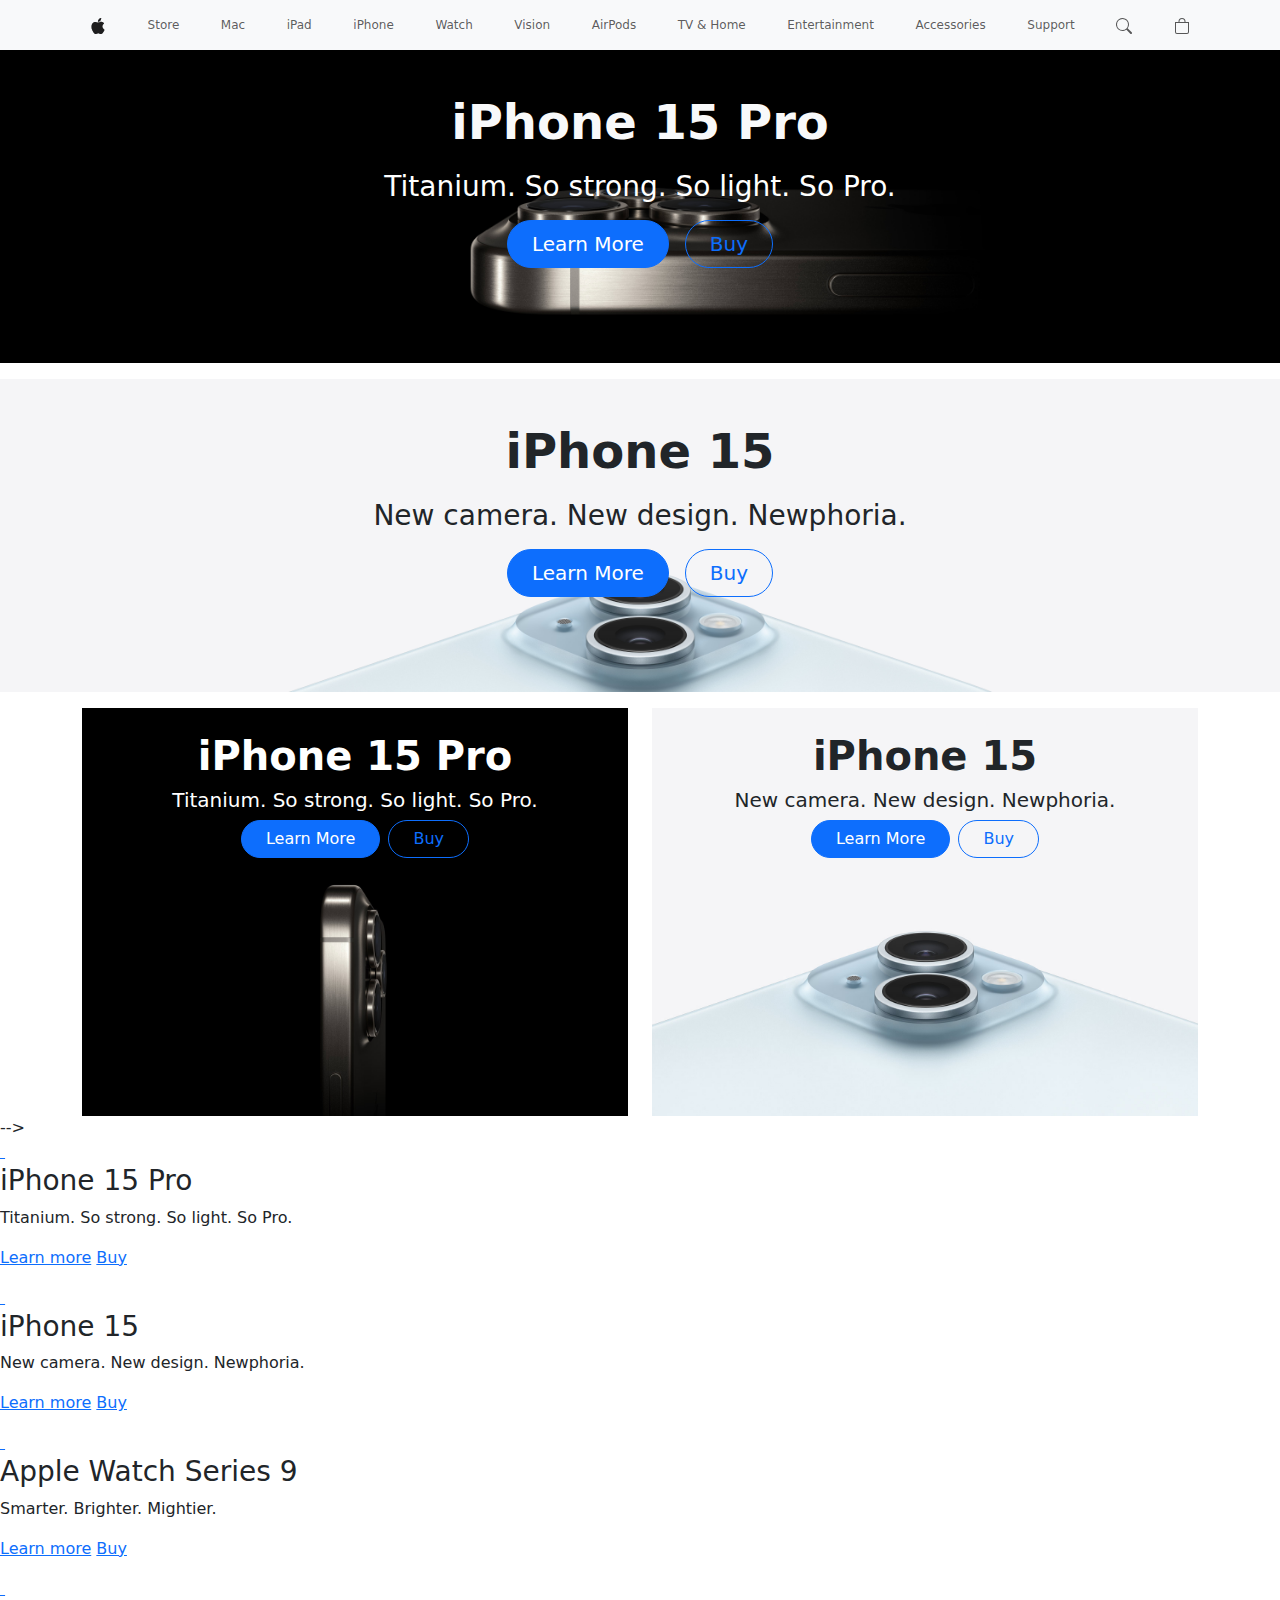
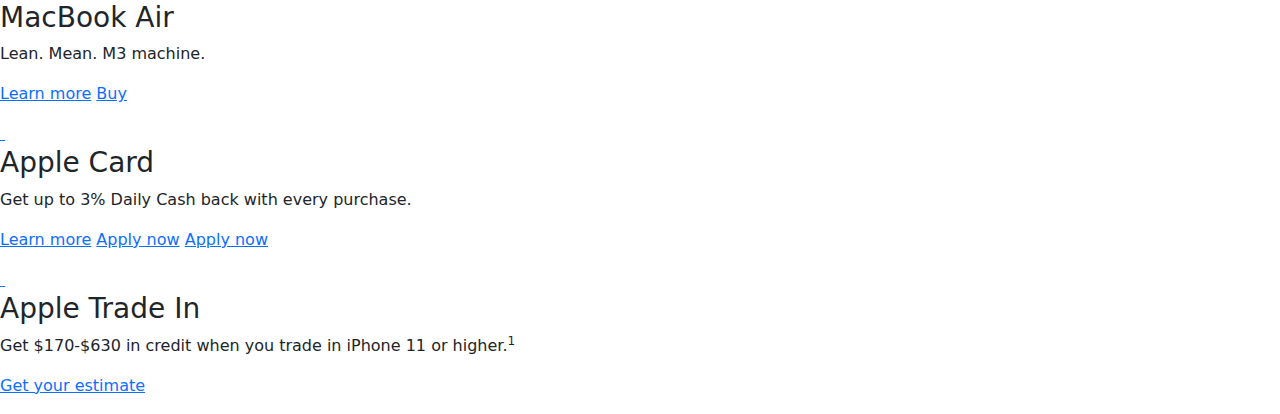
<file: Desktop/rornbunthong-apple-clone-main/index.html>
<!DOCTYPE html>
<html lang="en">

<head>
    <meta charset="UTF-8">
    <meta name="viewport" content="width=device-width, initial-scale=1.0">
    <title>Apple</title>
    <!-- CSS link -->
    <link rel="stylesheet" href="style.css">

    <!-- fontawesome icon -->
    <link rel="stylesheet" href="https://cdnjs.cloudflare.com/ajax/libs/font-awesome/6.5.2/css/all.min.css">
    <!--Officail Bootstrap Link -->
    <link href="https://cdn.jsdelivr.net/npm/bootstrap@5.3.3/dist/css/bootstrap.min.css" rel="stylesheet"
        integrity="sha384-QWTKZyjpPEjISv5WaRU9OFeRpok6YctnYmDr5pNlyT2bRjXh0JMhjY6hW+ALEwIH" crossorigin="anonymous">
</head>

<body>
    <!-- navbar -->
    <nav class="z-3 navbar navbar-light navbar-expand-md navbar-expand-lg bg-light sticky-top "
        style="font-weight: 400; font-size: 12px;">
        <div class="container">
            <button data-bs-toggle="collapse" class="navbar-toggler" data-target="#navcol-1">
                <span class="sr-only">Toggle navigation</span>
                <span class="navbar-toggler-icon"></span>
            </button>
            <div class="collapse navbar-collapse" id="navcol-1">
                <ul class="nav navbar-nav flex-grow-1 justify-content-between">
                    <li class="nav-item" role="presentation"><a class="nav-link" href="#">
                            <svg xmlns="http://www.w3.org/2000/svg" width="16" height="16" fill="currentColor"
                                class="bi bi-apple" viewBox="0 0 16 16">
                                <path
                                    d="M11.182.008C11.148-.03 9.923.023 8.857 1.18c-1.066 1.156-.902 2.482-.878 2.516s1.52.087 2.475-1.258.762-2.391.728-2.43m3.314 11.733c-.048-.096-2.325-1.234-2.113-3.422s1.675-2.789 1.698-2.854-.597-.79-1.254-1.157a3.7 3.7 0 0 0-1.563-.434c-.108-.003-.483-.095-1.254.116-.508.139-1.653.589-1.968.607-.316.018-1.256-.522-2.267-.665-.647-.125-1.333.131-1.824.328-.49.196-1.422.754-2.074 2.237-.652 1.482-.311 3.83-.067 4.56s.625 1.924 1.273 2.796c.576.984 1.34 1.667 1.659 1.899s1.219.386 1.843.067c.502-.308 1.408-.485 1.766-.472.357.013 1.061.154 1.782.539.571.197 1.111.115 1.652-.105.541-.221 1.324-1.059 2.238-2.758q.52-1.185.473-1.282" />
                                <path
                                    d="M11.182.008C11.148-.03 9.923.023 8.857 1.18c-1.066 1.156-.902 2.482-.878 2.516s1.52.087 2.475-1.258.762-2.391.728-2.43m3.314 11.733c-.048-.096-2.325-1.234-2.113-3.422s1.675-2.789 1.698-2.854-.597-.79-1.254-1.157a3.7 3.7 0 0 0-1.563-.434c-.108-.003-.483-.095-1.254.116-.508.139-1.653.589-1.968.607-.316.018-1.256-.522-2.267-.665-.647-.125-1.333.131-1.824.328-.49.196-1.422.754-2.074 2.237-.652 1.482-.311 3.83-.067 4.56s.625 1.924 1.273 2.796c.576.984 1.34 1.667 1.659 1.899s1.219.386 1.843.067c.502-.308 1.408-.485 1.766-.472.357.013 1.061.154 1.782.539.571.197 1.111.115 1.652-.105.541-.221 1.324-1.059 2.238-2.758q.52-1.185.473-1.282" />
                            </svg></a></li>
                    <li class="nav-item" role="presentation"><a class="nav-link" href="#">Store</a></li>
                    <li class="nav-item" role="presentation"><a class="nav-link" href="#">Mac</a></li>
                    <li class="nav-item" role="presentation"><a class="nav-link" href="#">iPad</a></li>
                    <li class="nav-item" role="presentation"><a class="nav-link" href="#">iPhone</a></li>
                    <li class="nav-item" role="presentation"><a class="nav-link" href="#">Watch</a></li>
                    <li class="nav-item" role="presentation"><a class="nav-link" href="#">Vision</a></li>
                    <li class="nav-item" role="presentation"><a class="nav-link" href="#">AirPods</a></li>
                    <li class="nav-item" role="presentation"><a class="nav-link" href="#">TV & Home</a></li>
                    <li class="nav-item" role="presentation"><a class="nav-link" href="#">Entertainment</a></li>
                    <li class="nav-item" role="presentation"><a class="nav-link" href="#">Accessories</a></li>
                    <li class="nav-item" role="presentation"><a class="nav-link" href="#">Support</a></li>
                    <li class="nav-item" role="presentation"><a class="nav-link" href="#">
                            <svg xmlns="http://www.w3.org/2000/svg" width="16" height="16" fill="currentColor"
                                class="bi bi-search" viewBox="0 0 16 16">
                                <path
                                    d="M11.742 10.344a6.5 6.5 0 1 0-1.397 1.398h-.001q.044.06.098.115l3.85 3.85a1 1 0 0 0 1.415-1.414l-3.85-3.85a1 1 0 0 0-.115-.1zM12 6.5a5.5 5.5 0 1 1-11 0 5.5 5.5 0 0 1 11 0" />
                            </svg></a></li>
                    <li class="nav-item" role="presentation"><a class="nav-link" href="#"><svg
                                xmlns="http://www.w3.org/2000/svg" width="16" height="16" fill="currentColor"
                                class="bi bi-bag" viewBox="0 0 16 16">
                                <path
                                    d="M8 1a2.5 2.5 0 0 1 2.5 2.5V4h-5v-.5A2.5 2.5 0 0 1 8 1m3.5 3v-.5a3.5 3.5 0 1 0-7 0V4H1v10a2 2 0 0 0 2 2h10a2 2 0 0 0 2-2V4zM2 5h12v9a1 1 0 0 1-1 1H3a1 1 0 0 1-1-1z" />
                            </svg></i></a></li>
                </ul>
            </div>
        </div>
    </nav>


    <!--start iphone 15 product -->
    <div class="z-2 d-flex flex-column gap-5 align-items-center justify-content-center position-relative mb-3">
        <img src="./image/iphone 15 pro max img/hero_iphone15pro__i70z9oz3hj2i_largetall_2x.jpg"
            class="img-fluid d-none d-xl-block" alt="iphone 15 pro max">
        <img src="./image/iphone 15 pro max img/hero_iphone15pro__i70z9oz3hj2i_largetall.jpg"
            class="img-fluid d-none d-lg-block d-xl-none" alt="iphone 15 pro max">
        <img src="./image/iphone 15 pro max img/hero_iphone15pro__i70z9oz3hj2i_mediumtall_2x.jpg"
            class="img-fluid d-none d-md-block d-lg-none" alt="iphone 15 pro max">
        <img src="./image/iphone 15 pro max img/hero_iphone15pro__i70z9oz3hj2i_small_2x.jpg"
            class="img-fluid d-block d-md-none" alt="iphone 15 pro max">
        <section
            class="d-flex flex-column justify-content-center align-items-center gap-2 position-absolute fixed-top p-5 text-white">
            <h1 class="display-5 fw-bold lh-1 mb-3 text-light ">iPhone 15 Pro</h1>
            <h3 class="lead fs-3 fw-6">Titanium. So strong. So light. So Pro.</h3>
            <div class="d-grid gap-2 d-md-flex justify-content-md-start">
                <button type="button" class="btn btn-primary rounded-pill btn-lg px-4 me-md-2">Learn More</button>
                <button type="button" class="btn btn-outline-primary rounded-pill btn-lg px-4">Buy</button>
            </div>
        </section>
    </div>
    <!--end iphone 15 product -->

    <!--start iphone 15 -->
    <div class="z-2 d-flex flex-column gap-5 align-items-center justify-content-center position-relative mb-3">
        <img src="./image/iphone 15 img/hero_iphone15_announce__uuemlcwczn6u_largetall_2x.jpg"
            class="img-fluid d-none d-xl-block" alt="iphone 15">
        <img src="./image/iphone 15 img/hero_iphone15_announce__uuemlcwczn6u_largetall.jpg"
            class="img-fluid d-none d-lg-block d-xl-none" alt="iphone 15">
        <img src="./image/iphone 15 img/hero_iphone15_announce__uuemlcwczn6u_mediumtall_2x.jpg"
            class="img-fluid d-none d-md-block d-lg-none" alt="iphone 15">
        <img src="./image/iphone 15 img/hero_iphone15_announce__uuemlcwczn6u_small_2x.jpg"
            class="img-fluid d-block d-md-none" alt="iphone 15">
        <section
            class="d-flex flex-column justify-content-center align-items-center gap-2 position-absolute fixed-top p-5 text-white">
            <h1 class="display-5 fw-bold lh-1 mb-3 text-dark ">iPhone 15</h1>
            <h3 class="lead fs-3 fw-6 text-dark">New camera. New design. Newphoria.</h3>
            <div class="d-grid gap-2 d-md-flex justify-content-md-start">
                <button type="button" class="btn btn-primary rounded-pill btn-lg px-4 me-md-2">Learn More</button>
                <button type="button" class="btn btn-outline-primary rounded-pill btn-lg px-4">Buy</button>
            </div>
        </section>
    </div>
    <!--end iphone 15 -->






    <section class="container">
        <div class="row justify-content-center align-items-center">
            <!-- iPhone 15 Pro Max Section -->
            <div class="col-12 col-md-6">
                <div class="position-relative">
                    <picture>
                        <source srcset="./image/iphone 15 pro max img/hero_iphone15pro__i70z9oz3hj2i_largetall_2x.jpg" media="(min-width: 1200px)">
                        <source srcset="./image/iphone 15 pro max img/hero_iphone15pro__i70z9oz3hj2i_largetall.jpg" media="(min-width: 992px)">
                        <source srcset="./image/iphone 15 pro max img/hero_iphone15pro__i70z9oz3hj2i_mediumtall_2x.jpg" media="(min-width: 768px)">
                        <img src="./image/iphone 15 pro max img/hero_iphone15pro__i70z9oz3hj2i_small_2x.jpg" class="img-fluid" alt="iPhone 15 Pro Max">
                    </picture>
                    <div class="text-center p-4 position-absolute text-white" style="top: 0; left: 0; right: 0;">
                        <h1 class="display-6 fw-bold">iPhone 15 Pro</h1>
                        <h3 class="fs-5">Titanium. So strong. So light. So Pro.</h3>
                        <div class="d-grid gap-2 d-md-flex justify-content-md-center">
                            <button type="button" class="btn btn-primary rounded-pill px-4">Learn More</button>
                            <button type="button" class="btn btn-outline-primary rounded-pill px-4">Buy</button>
                        </div>
                    </div>
                </div>
            </div>
    
            <!-- iPhone 15 Section -->
            <div class="col-12 col-md-6">
                <div class="position-relative">
                    <picture>
                        <source srcset="./image/iphone 15 img/hero_iphone15_announce__uuemlcwczn6u_largetall_2x.jpg" media="(min-width: 1200px)">
                        <source srcset="./image/iphone 15 img/hero_iphone15_announce__uuemlcwczn6u_largetall.jpg" media="(min-width: 992px)">
                        <source srcset="./image/iphone 15 img/hero_iphone15_announce__uuemlcwczn6u_mediumtall_2x.jpg" media="(min-width: 768px)">
                        <img src="./image/iphone 15 img/hero_iphone15_announce__uuemlcwczn6u_small_2x.jpg" class="img-fluid" alt="iPhone 15">
                    </picture>
                    <div class="text-center p-4 position-absolute text-dark" style="top: 0; left: 0; right: 0;">
                        <h1 class="display-6 fw-bold">iPhone 15</h1>
                        <h3 class="fs-5">New camera. New design. Newphoria.</h3>
                        <div class="d-grid gap-2 d-md-flex justify-content-md-center">
                            <button type="button" class="btn btn-primary rounded-pill px-4">Learn More</button>
                            <button type="button" class="btn btn-outline-primary rounded-pill px-4">Buy</button>
                        </div>
                    </div>
                </div>
            </div>
        </div>
    </section>
    
    
















































    <!--start watch and macbook air -->

    <section class="homepage-section collection-module" data-module-template="promos" data-analytics-region="promo"> -->
        <div data-unit-id="iphone-15-pro" data-analytics-section-engagement="name:promo-iphone-15-pro">
            <div class="module-content">
                <div class="unit-wrapper theme-dark promo-legacy-top-copy">
                    <a class="unit-link" href="https://www.apple.com/iphone-15-pro/" target="_self" rel="follow"
                        data-analytics-region="learn more" aria-hidden="true" tabindex="-1">&nbsp;</a>
                    <div class="unit-copy-wrapper">
                        <h3 class="headline">iPhone 15 Pro</h3>
                        <p class="subhead">Titanium. So strong. So light. So Pro.</p>

                        <div class="cta-links">
                            <a class="button button-primary" href="/iphone-15-pro/" target="_self" rel="follow"
                                data-analytics-region="learn more" data-analytics-title="learn more - iphone 15 pro"
                                aria-label="Learn more, iPhone 15 Pro">Learn more</a>
                            <a class="button button-tertiary" href="/us/shop/goto/buy_iphone/iphone_15_pro"
                                target="_self" rel="follow" data-analytics-region="buy"
                                data-analytics-title="buy - iphone 15 pro" aria-label="Buy, iPhone 15 Pro">Buy</a>
                        </div>
                    </div>
                    <div class="unit-image-wrapper">
                        <figure class="unit-image unit-image-iphone-15-pro-promo-iphone15pro">
                        </figure>
                    </div>
                </div>
            </div>
        </div>
        <div data-unit-id="iphone-15" data-analytics-section-engagement="name:promo-iphone-15">
            <div class="module-content">

                <div class="unit-wrapper">
                    <a class="unit-link" href="/iphone-15/" target="_self" rel="follow"
                        data-analytics-region="learn more" aria-hidden="true" tabindex="-1">&nbsp;</a>
                    <div class="unit-copy-wrapper">

                        <h3 class="headline">iPhone 15</h3>
                        <p class="subhead">New camera. New design. Newphoria.</p>
                        <div class="cta-links">
                            <a class="button button-primary" href="/iphone-15/" target="_self" rel="follow"
                                data-analytics-region="learn more" data-analytics-title="learn more - iphone 15"
                                aria-label="Learn more, iPhone 15">Learn more</a>

                            <a class="button button-tertiary" href="/us/shop/goto/buy_iphone/iphone_15" target="_self"
                                rel="follow" data-analytics-region="buy" data-analytics-title="buy - iphone 15"
                                aria-label="Buy, iPhone 15">Buy</a>
                        </div>
                    </div>
                    <div class="unit-image-wrapper">
                        <figure class="unit-image unit-image-iphone-15-promo-iphone15-announce">
                        </figure>
                    </div>
                </div>
            </div>
        </div>
        <div data-unit-id="apple-watch-series-9" data-analytics-section-engagement="name:promo-apple-watch-series-9">
            <div class="module-content">

                <div class="unit-wrapper theme-dark">
                    <a class="unit-link" href="/apple-watch-series-9/" target="_self" rel="follow"
                        data-analytics-region="learn more" aria-hidden="true" tabindex="-1">&nbsp;</a>
                    <div class="unit-copy-wrapper">

                        <h3 class="logo-image logo-image-apple-watch-series-9-promo-logo-apple-watch-series-9 headline">
                            <span class="visuallyhidden">Apple Watch Series 9</span>
                        </h3>
                        <p class="subhead">Smarter. Brighter. Mightier.</p>
                        <div class="cta-links">
                            <a class="button button-primary" href="/apple-watch-series-9/" target="_self" rel="follow"
                                data-analytics-region="learn more"
                                data-analytics-title="learn more - apple watch series 9"
                                aria-label="Learn more, Apple Watch Series 9">Learn more</a>
                            <a class="button button-tertiary" href="/us/shop/goto/buy_watch/apple_watch_series_9"
                                target="_self" rel="follow" data-analytics-region="buy"
                                data-analytics-title="buy - apple watch series 9"
                                aria-label="Buy, Apple Watch Series 9">Buy</a>
                        </div>
                    </div>
                    <div class="unit-image-wrapper">
                        <figure class="unit-image unit-image-apple-watch-series-9-promo-apple-watch-series-9-order">
                        </figure>
                    </div>
                </div>
            </div>
        </div>
        <div data-unit-id="macbook-air-m3" data-analytics-section-engagement="name:promo-macbook-air-m3">
            <div class="module-content">

                <div class="unit-wrapper">
                    <a class="unit-link" href="/macbook-air/" target="_self" rel="follow"
                        data-analytics-region="learn more" aria-hidden="true" tabindex="-1">&nbsp;</a>
                    <div class="unit-copy-wrapper">

                        <h3 class="headline" aria-label="Macbook Air">MacBook&nbsp;Air</h3>
                        <p class="subhead">Lean. Mean. M3 machine.</p>
                        <div class="cta-links">
                            <a class="button button-primary" href="/macbook-air/" target="_self" rel="follow"
                                data-analytics-region="learn more"
                                data-analytics-title="learn more - macbook air with m3 chip"
                                aria-label="Learn more, Macbook Air with M3 chip">Learn more</a>

                            <a class="button button-tertiary" href="/us/shop/goto/buy_mac/macbook_air" target="_self"
                                rel="follow" data-analytics-region="buy"
                                data-analytics-title="buy - macbook air with m3 chip"
                                aria-label="Buy, Macbook Air with M3 chip">Buy</a>
                        </div>
                    </div>
                    <div class="unit-image-wrapper">
                        <figure class="unit-image unit-image-macbook-air-m3-promo-macbook-air-m3">
                        </figure>
                    </div>
                </div>
            </div>
        </div>
        <div data-unit-id="apple-card" data-analytics-section-engagement="name:promo-apple-card">
            <div class="module-content">

                <div class="unit-wrapper">
                    <a class="unit-link" href="/apple-card/" target="_self" rel="follow"
                        data-analytics-region="learn more" aria-hidden="true" tabindex="-1">&nbsp;</a>
                    <div class="unit-copy-wrapper">
                        <h3 class="logo-image logo-image-apple-card-logo headline"><span class="visuallyhidden">Apple
                                Card</span></h3>
                        <p class="subhead">Get up to 3% Daily&nbsp;Cash back with every purchase.</p>
                        <div class="cta-links">
                            <a class="button button-primary" href="/apple-card/" target="_self" rel="follow"
                                data-analytics-region="learn more" data-analytics-title="learn more - apple card"
                                aria-label="Learn more, Apple Card">Learn more</a>

                            <a class="default button button-tertiary"
                                href="https://card.apple.com/apply/application?referrer=cid%3Dapy-200-10000036&amp;start=false"
                                data-rid-relay="{&quot;287&quot;:&quot;referrer&quot;}" data-analytics-exit-link=""
                                target="_self" rel="follow" data-analytics-region="learn more"
                                data-analytics-title="Apply now - Apple Card" aria-label="Apply now, Apple Card">Apply
                                now</a>
                            <a class="ios button button-tertiary"
                                href="https://wallet.apple.com/apple-card/setup/feature/ccs?referrer=cid%3Dapy-200-10000036"
                                data-rid-relay="{&quot;287&quot;:&quot;referrer&quot;}" data-analytics-exit-link=""
                                target="_self" rel="follow" data-analytics-region="learn more"
                                data-analytics-title="Apply now - Apple Card" aria-label="Apply now, Apple Card">Apply
                                now</a>
                        </div>

                    </div>
                    <div class="unit-image-wrapper">
                        <figure class="unit-image unit-image-apple-card-tile">
                        </figure>
                    </div>
                </div>
            </div>
        </div>
        <div data-unit-id="iphone-tradein" data-analytics-section-engagement="name:promo-iphone-tradein">
            <div class="module-content">

                <div class="unit-wrapper promo-legacy-top-copy fill-secondary">
                    <a class="unit-link" href="/us/shop/goto/trade_in" target="_self" rel="follow"
                        data-analytics-region="buy" aria-hidden="true" tabindex="-1">&nbsp;</a>
                    <div class="unit-copy-wrapper">

                        <h3 class="logo-image logo-image-iphone-tradein-logo-tradein headline"><span
                                class="visuallyhidden">Apple Trade In</span></h3>

                        <p class="subhead">Get $170-$630 in credit when you trade in iPhone&nbsp;11 or higher.<sup
                                class="footnote footnote-number" aria-label="Footnote 1">1</sup></p>

                        <div class="cta-links">
                            <a class="button button-primary" href="/us/shop/goto/trade_in" target="_self" rel="follow"
                                data-analytics-region="buy" data-analytics-title="get your estimate"
                                aria-label="Get your estimate">Get your estimate</a>
                        </div>
                    </div>
                    <div class="unit-image-wrapper">
                        <figure class="unit-image unit-image-iphone-tradein-promo-iphone-tradein">
                        </figure>
                    </div>
                </div>
            </div>
        </div>

    </section>

    <!--end watch and macbook air -->





</body>
<script src="https://cdn.jsdelivr.net/npm/bootstrap@5.3.3/dist/js/bootstrap.bundle.min.js"
    integrity="sha384-YvpcrYf0tY3lHB60NNkmXc5s9fDVZLESaAA55NDzOxhy9GkcIdslK1eN7N6jIeHz"
    crossorigin="anonymous"></script>

</html>
</file>
<file: Desktop/rornbunthong-apple-clone-main/style.css>
/* homepage-section collection-module */
.homepage-section collection-module{
    background-color: var(--gutter-color);
    grid-gap: 5px;

}
</file>
